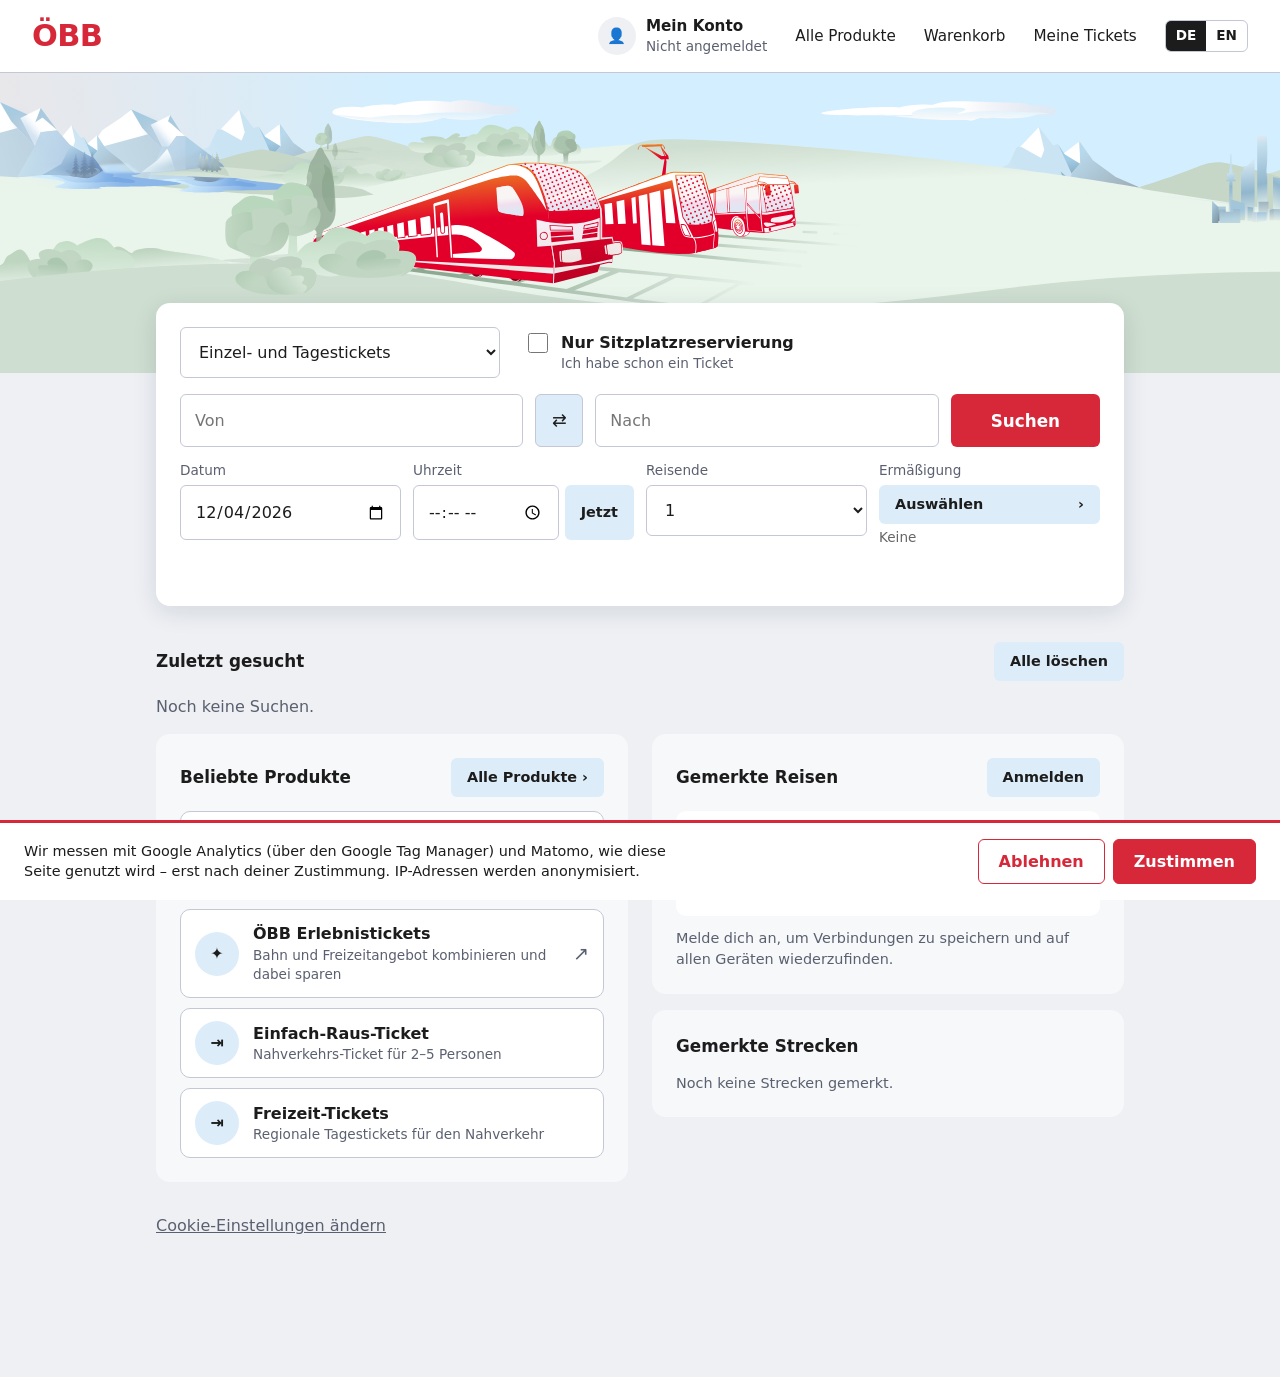
<file: index.html>
<!DOCTYPE html>
<html lang="de">
<head>
<meta http-equiv='cache-control' content='no-cache'> 
<meta http-equiv='expires' content='0'> 
<meta http-equiv='pragma' content='no-cache'>
<meta charset="UTF-8">
<meta name="viewport" content="width=device-width, initial-scale=1">
<title>Ticketshop Prototype</title>
<link rel="stylesheet" href="styles.css">
</head>
<body>

<header class="site-header">
  <a class="logo" href="index.html" aria-label="ÖBB Ticketshop">ÖBB</a>
  <nav aria-label="Hauptnavigation">
    <button type="button" class="account" id="login-btn">
      <span class="avatar" aria-hidden="true">👤</span>
      <span><strong data-i18n="account">Mein Konto</strong><small data-i18n="logged_out">Nicht angemeldet</small></span>
    </button>
    <a href="products.html" data-i18n="nav_products">Alle Produkte</a>
    <a href="cart.html" data-i18n="nav_cart">Warenkorb</a>
    <a href="tickets.html" data-i18n="nav_tickets">Meine Tickets</a>
    <div class="lang" role="group" aria-label="Sprache">
      <button type="button" data-lang="de" aria-pressed="true">DE</button>
      <button type="button" data-lang="en" aria-pressed="false">EN</button>
    </div>
  </nav>
</header>

<section class="hero">
  <img src="background_d5968060.svg" alt="" class="hero-img">
  <h1 class="sr-only" data-i18n="headline">Wohin soll es gehen?</h1>
</section>

<main>
  <form class="card search-form" id="search-form" novalidate>
    <div class="type-row">
      <div class="select-wrap">
        <label for="tt" class="sr-only" data-i18n="tt_label">Tickettyp</label>
        <select id="tt">
          <option value="single" data-i18n="tt_single">Einzel- und Tagestickets</option>
          <option value="season" data-i18n="tt_season">Zeitkarten</option>
        </select>
      </div>
      <label class="check">
        <input type="checkbox" id="res">
        <span><strong data-i18n="res">Nur Sitzplatzreservierung</strong><small data-i18n="res_hint">Ich habe schon ein Ticket</small></span>
      </label>
    </div>

    <div class="route-row">
      <div class="field">
        <label for="from" class="sr-only" data-i18n="from">Von</label>
        <input id="from" list="stations" autocomplete="off" data-i18n-ph="from" placeholder="Von">
      </div>
      <button type="button" class="swap" id="swap-btn" data-i18n-aria="swap" aria-label="Von und Nach tauschen">⇄</button>
      <div class="field">
        <label for="to" class="sr-only" data-i18n="to">Nach</label>
        <input id="to" list="stations" autocomplete="off" data-i18n-ph="to" placeholder="Nach">
      </div>
      <button type="submit" class="primary" data-i18n="search">Suchen</button>
    </div>

    <datalist id="stations">
      <option value="Wien Hbf"><option value="Graz Hbf"><option value="Salzburg Hbf">
      <option value="Innsbruck Hbf"><option value="Linz/Donau Hbf"><option value="Klagenfurt Hbf">
    </datalist>

    <div class="details-row">
      <div class="field"><label for="date" data-i18n="date">Datum</label><input id="date" type="date"></div>
      <div class="field"><label for="time" data-i18n="time">Uhrzeit</label>
        <div class="inline"><input id="time" type="time"><button type="button" class="soft" id="now-btn" data-i18n="now">Jetzt</button></div></div>
      <div class="field"><label for="pax" data-i18n="pax">Reisende</label>
        <select id="pax"><option>1</option><option>2</option><option>3</option><option>4</option><option>5</option><option>6</option></select></div>
      <div class="field">
        <label for="disc-btn" data-i18n="disc">Ermäßigung</label>
        <button type="button" class="soft" id="disc-btn" style="width:100%; text-align:left; justify-content:space-between; display:flex;">
          <span data-i18n="d_choose">Auswählen</span>
          <span aria-hidden="true">›</span>
        </button>
        <small id="disc-summary" style="display: block; margin-top: 4px; color: #666;" data-i18n="disc_none">Keine</small>
      </div>
    </div>
    <p id="result" role="status" aria-live="polite"></p>
  </form>

  <section class="panel">
    <div class="head"><h2 data-i18n="recent">Zuletzt gesucht</h2>
      <button type="button" class="soft" id="clear-recent" data-i18n="clear">Alle löschen</button></div>
    <div id="recent" class="chips"></div>
  </section>

  <div class="two-col">
    <section class="panel">
      <div class="head"><h2 data-i18n="popular">Beliebte Produkte</h2>
        <button type="button" class="soft" data-cta="all_products" data-href="products.html" data-i18n="all">Alle Produkte ›</button></div>
      <ul class="products">
        <li><button type="button" data-cta="vorteilscard" data-href="products.html"><span class="ico" aria-hidden="true">▬</span>
          <span><strong data-i18n="p1">Vorteilscard kaufen</strong><small data-i18n="p1d">Vorteilscard Classic, Jugend & Senior: ÖBB-Standardtickets um 50 % ermäßigt</small></span></button></li>
        <li><button type="button" data-cta="erlebnis" data-href="products.html"><span class="ico" aria-hidden="true">✦</span>
          <span><strong data-i18n="p2">ÖBB Erlebnistickets</strong><small data-i18n="p2d">Bahn und Freizeitangebot kombinieren und dabei sparen</small></span><span class="ext" aria-hidden="true">↗</span></button></li>
        <li><button type="button" data-cta="einfach_raus" data-href="products.html"><span class="ico" aria-hidden="true">⇥</span>
          <span><strong>Einfach-Raus-Ticket</strong><small data-i18n="p3d">Nahverkehrs-Ticket für 2–5 Personen</small></span></button></li>
        <li><button type="button" data-cta="freizeit" data-href="products.html"><span class="ico" aria-hidden="true">⇥</span>
          <span><strong data-i18n="p4">Freizeit-Tickets</strong><small data-i18n="p4d">Regionale Tagestickets für den Nahverkehr</small></span></button></li>
      </ul>
    </section>

    <div class="stack">
      <section class="panel">
        <div class="head"><h2 data-i18n="trips">Gemerkte Reisen</h2>
          <button type="button" class="soft" id="saved-login" data-i18n="login">Anmelden</button></div>
        <ol class="steps"><li data-i18n="s1">Gewünschte Verbindung suchen</li><li data-i18n="s2">Reisedetails öffnen</li><li data-i18n="s3">Auf das Herzsymbol bei „Merken“ klicken</li></ol>
        <p class="hint" data-i18n="saved_hint">Melde dich an, um Verbindungen zu speichern und auf allen Geräten wiederzufinden.</p>
      </section>
      <section class="panel">
        <div class="head"><h2 data-i18n="routes">Gemerkte Strecken</h2></div>
        <p class="hint" data-i18n="routes_empty">Noch keine Strecken gemerkt.</p>
      </section>
    </div>
  </div>

  <button type="button" class="link" id="reset-consent" data-i18n="cookie_settings">Cookie-Einstellungen ändern</button>
</main>

<div id="banner" class="cookie-banner" role="dialog" aria-label="Cookie-Einwilligung" aria-describedby="consent_text">
  <p id="consent_text" data-i18n="consent_text"></p>
  <div class="cookie-actions">
    <button type="button" id="decline" data-i18n="decline">Ablehnen</button>
    <button type="button" id="accept" data-i18n="accept">Zustimmen</button>
  </div>
</div>

<script src="common.js"></script>
<script src="index.js"></script>
</body>
</html>
</file>
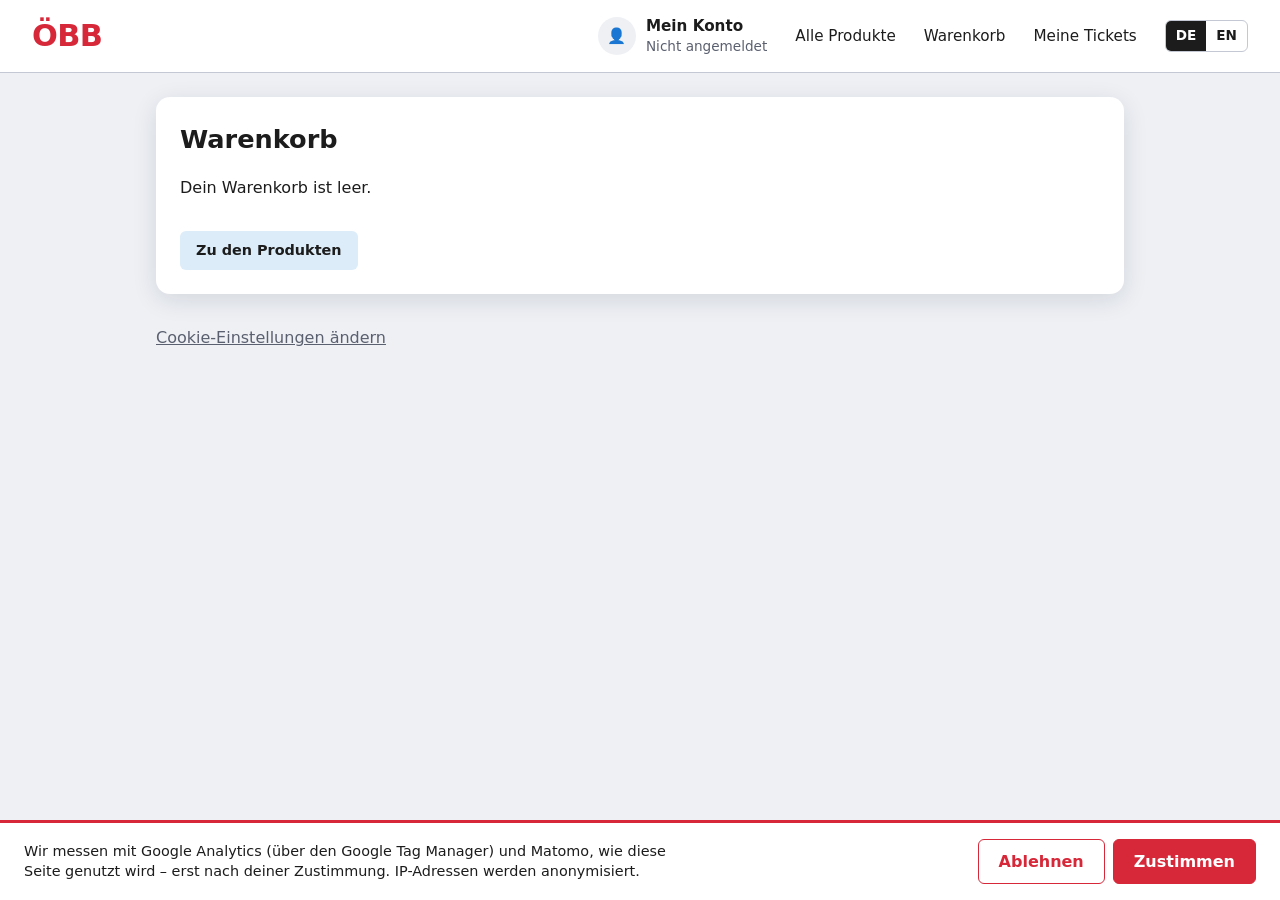
<file: cart.html>
<!DOCTYPE html>
<html lang="de">
<head>
<meta charset="UTF-8">
<meta name="viewport" content="width=device-width, initial-scale=1">
<title>Warenkorb Ticketshop Prototype</title>
<link rel="stylesheet" href="styles.css">
</head>
<body data-page="cart">

<header class="site-header">
  <a class="logo" href="index.html" aria-label="ÖBB Ticketshop">ÖBB</a>
  <nav aria-label="Hauptnavigation">
    <button type="button" class="account" id="login-btn">
      <span class="avatar" aria-hidden="true">👤</span>
      <span><strong data-i18n="account">Mein Konto</strong><small data-i18n="logged_out">Nicht angemeldet</small></span>
    </button>
    <a href="products.html" data-i18n="nav_products">Alle Produkte</a>
    <a href="cart.html" data-i18n="nav_cart">Warenkorb</a>
    <a href="tickets.html" data-i18n="nav_tickets">Meine Tickets</a>
    <div class="lang" role="group" aria-label="Sprache">
      <button type="button" data-lang="de" aria-pressed="true">DE</button>
      <button type="button" data-lang="en" aria-pressed="false">EN</button>
    </div>
  </nav>
</header>

<main class="subpage">
  <section class="card">
    <h1 data-i18n="cart_h">Warenkorb</h1>
    <p id="cart-empty" data-i18n="cart_empty" hidden>Dein Warenkorb ist leer.</p>
    <ul class="products" id="cart-list"></ul>
    <div id="cart-summary" hidden>
      <div class="total"><span data-i18n="total">Gesamt</span><span id="cart-total"></span></div>
      <button type="button" class="primary" id="checkout-btn" data-i18n="checkout">Zur Kasse</button>
    </div>
    <div id="confirm" class="notice" hidden>
      <strong data-i18n="confirm_h">Bestellung prüfen</strong>
      <p data-i18n="confirm_text">Prototype: Es erfolgt keine echte Zahlung.</p>
      <button type="button" class="primary" id="confirm-btn" data-i18n="confirm">Kauf bestätigen</button>
    </div>
    <div class="actions">
      <a class="soft" href="products.html" data-i18n="to_products">Zu den Produkten</a>
    </div>
  </section>
  <button type="button" class="link" id="reset-consent" data-i18n="cookie_settings">Cookie-Einstellungen ändern</button>
</main>

<div id="banner" class="cookie-banner" role="dialog" aria-label="Cookie-Einwilligung" aria-describedby="consent_text">
  <p id="consent_text" data-i18n="consent_text"></p>
  <div class="cookie-actions">
    <button type="button" id="decline" data-i18n="decline">Ablehnen</button>
    <button type="button" id="accept" data-i18n="accept">Zustimmen</button>
  </div>
</div>

<script src="common.js"></script>
<script src="pages.js"></script>
</body>
</html>
</file>
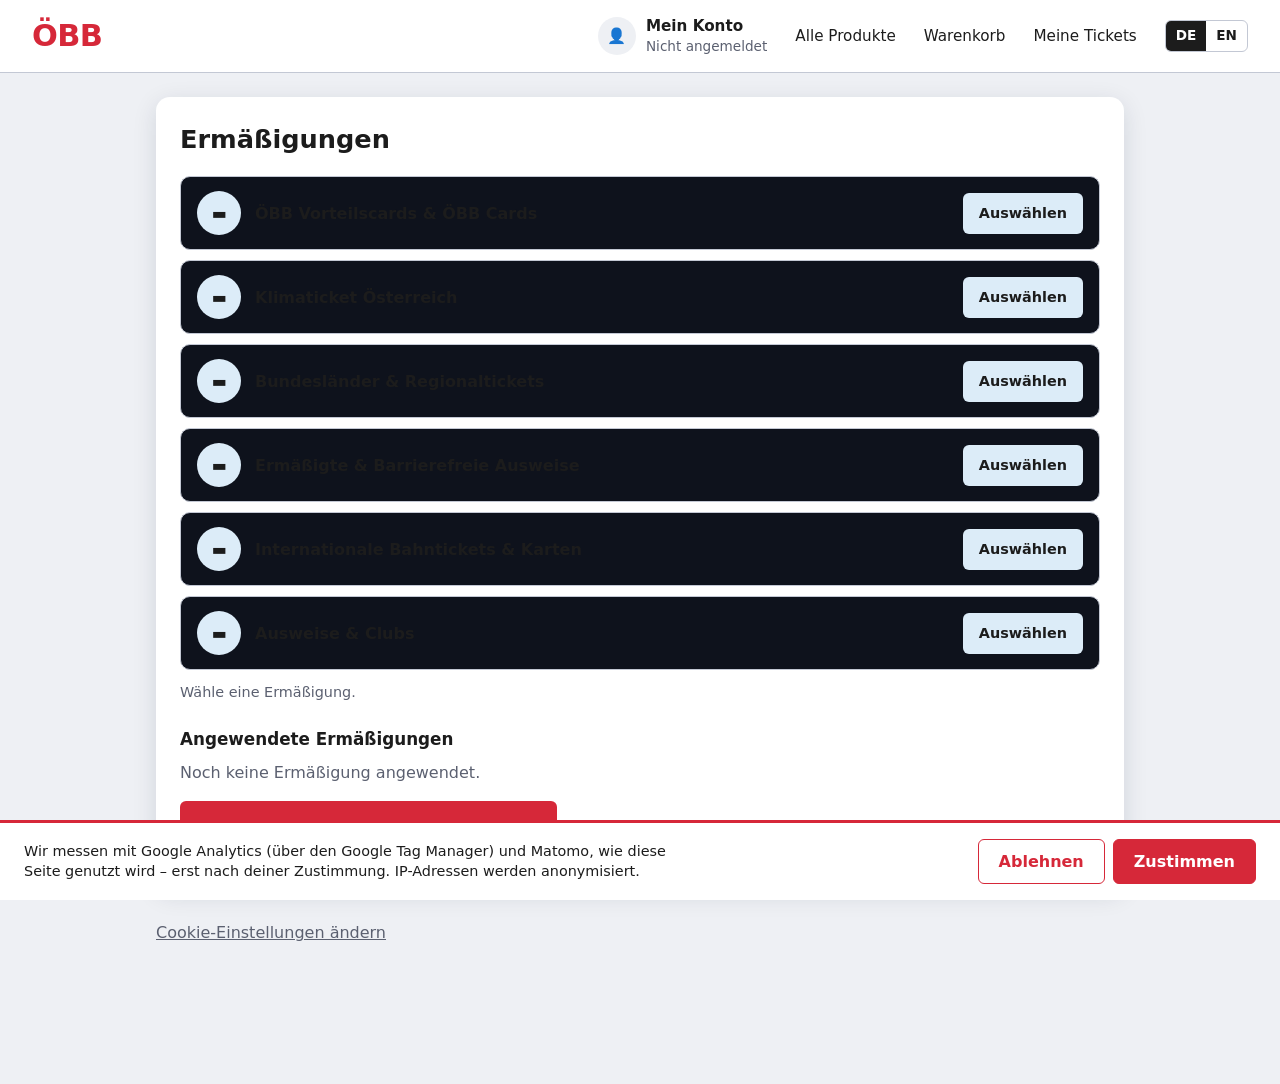
<file: discounts.html>
<!DOCTYPE html>
<html lang="de">
<head>
    <meta charset="UTF-8">
    <meta name="viewport" content="width=device-width, initial-scale=1">
    <title>Discounts selection – Ticketshop Prototype</title>
    <link rel="stylesheet" href="styles.css">
</head>
<body data-page="products">

<header class="site-header">
    <a class="logo" href="index.html" aria-label="ÖBB Ticketshop">ÖBB</a>
    <nav aria-label="Hauptnavigation">
        <button type="button" class="account" id="login-btn">
            <span class="avatar" aria-hidden="true">👤</span>
            <span><strong data-i18n="account">Mein Konto</strong><small data-i18n="logged_out">Nicht angemeldet</small></span>
        </button>
        <a href="products.html" data-i18n="nav_products">Alle Produkte</a>
        <a href="cart.html" data-i18n="nav_cart">Warenkorb</a>
        <a href="tickets.html" data-i18n="nav_tickets">Meine Tickets</a>
        <div class="lang" role="group" aria-label="Sprache">
            <button type="button" data-lang="de" aria-pressed="true">DE</button>
            <button type="button" data-lang="en" aria-pressed="false">EN</button>
        </div>
    </nav>
</header>

<main class="subpage">
    <section class="card">





        <h1 data-i18n="products_h">Ermäßigungen</h1>
        <ul class="products" id="product-list"></ul>
        <p id="msg" class="hint" role="status" aria-live="polite"></p>
        <h2 id="applied-h" style="margin-top: 24px; margin-bottom: 10px;">Angewendete Ermäßigungen</h2>
        <ul class="products" id="applied-list"></ul>
        <div class="actions">
            <button type="button" class="primary" onclick="sessionStorage.setItem('from_discounts', 'true'); location.href='index.html'" data-i18n="d_apply_back" style="padding-top: 20px; padding-bottom: 20px;">Auswahl übernehmen & Zurück</button>        </div>





    </section>
    <button type="button" class="link" id="reset-consent" data-i18n="cookie_settings">Cookie-Einstellungen ändern</button>
</main>

<div id="banner" class="cookie-banner" role="dialog" aria-label="Cookie-Einwilligung" aria-describedby="consent_text">
    <p id="consent_text" data-i18n="consent_text"></p>
    <div class="cookie-actions">
        <button type="button" id="decline" data-i18n="decline">Ablehnen</button>
        <button type="button" id="accept" data-i18n="accept">Zustimmen</button>
    </div>
</div>

<script src="common.js"></script>
<script src="discounts.js"></script>
</body>
</html>
</file>
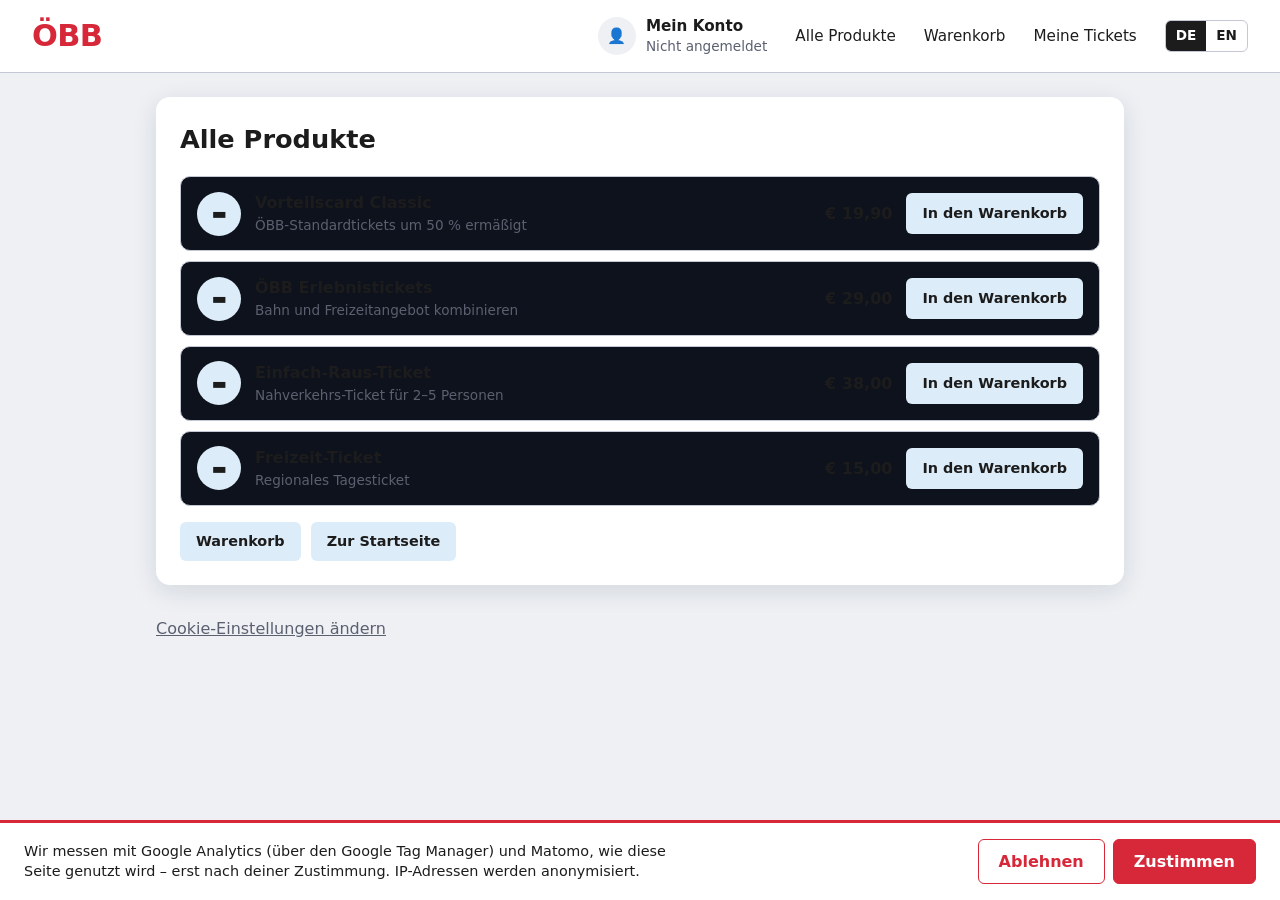
<file: products.html>
<!DOCTYPE html>
<html lang="de">
<head>
<meta charset="UTF-8">
<meta name="viewport" content="width=device-width, initial-scale=1">
<title>Alle Produkte – Ticketshop Prototype</title>
<link rel="stylesheet" href="styles.css">
</head>
<body data-page="products">

<header class="site-header">
  <a class="logo" href="index.html" aria-label="ÖBB Ticketshop">ÖBB</a>
  <nav aria-label="Hauptnavigation">
    <button type="button" class="account" id="login-btn">
      <span class="avatar" aria-hidden="true">👤</span>
      <span><strong data-i18n="account">Mein Konto</strong><small data-i18n="logged_out">Nicht angemeldet</small></span>
    </button>
    <a href="products.html" data-i18n="nav_products">Alle Produkte</a>
    <a href="cart.html" data-i18n="nav_cart">Warenkorb</a>
    <a href="tickets.html" data-i18n="nav_tickets">Meine Tickets</a>
    <div class="lang" role="group" aria-label="Sprache">
      <button type="button" data-lang="de" aria-pressed="true">DE</button>
      <button type="button" data-lang="en" aria-pressed="false">EN</button>
    </div>
  </nav>
</header>

<main class="subpage">
  <section class="card">
    <h1 data-i18n="products_h">Alle Produkte</h1>
    <ul class="products" id="product-list"></ul>
    <p id="msg" class="hint" role="status" aria-live="polite"></p>
    <div class="actions">
      <a class="soft" href="cart.html" data-i18n="nav_cart">Warenkorb</a>
      <a class="soft" href="index.html" data-i18n="home">Zur Startseite</a>
    </div>
  </section>
  <button type="button" class="link" id="reset-consent" data-i18n="cookie_settings">Cookie-Einstellungen ändern</button>
</main>

<div id="banner" class="cookie-banner" role="dialog" aria-label="Cookie-Einwilligung" aria-describedby="consent_text">
  <p id="consent_text" data-i18n="consent_text"></p>
  <div class="cookie-actions">
    <button type="button" id="decline" data-i18n="decline">Ablehnen</button>
    <button type="button" id="accept" data-i18n="accept">Zustimmen</button>
  </div>
</div>

<script src="common.js"></script>
<script src="pages.js"></script>
</body>
</html>
</file>
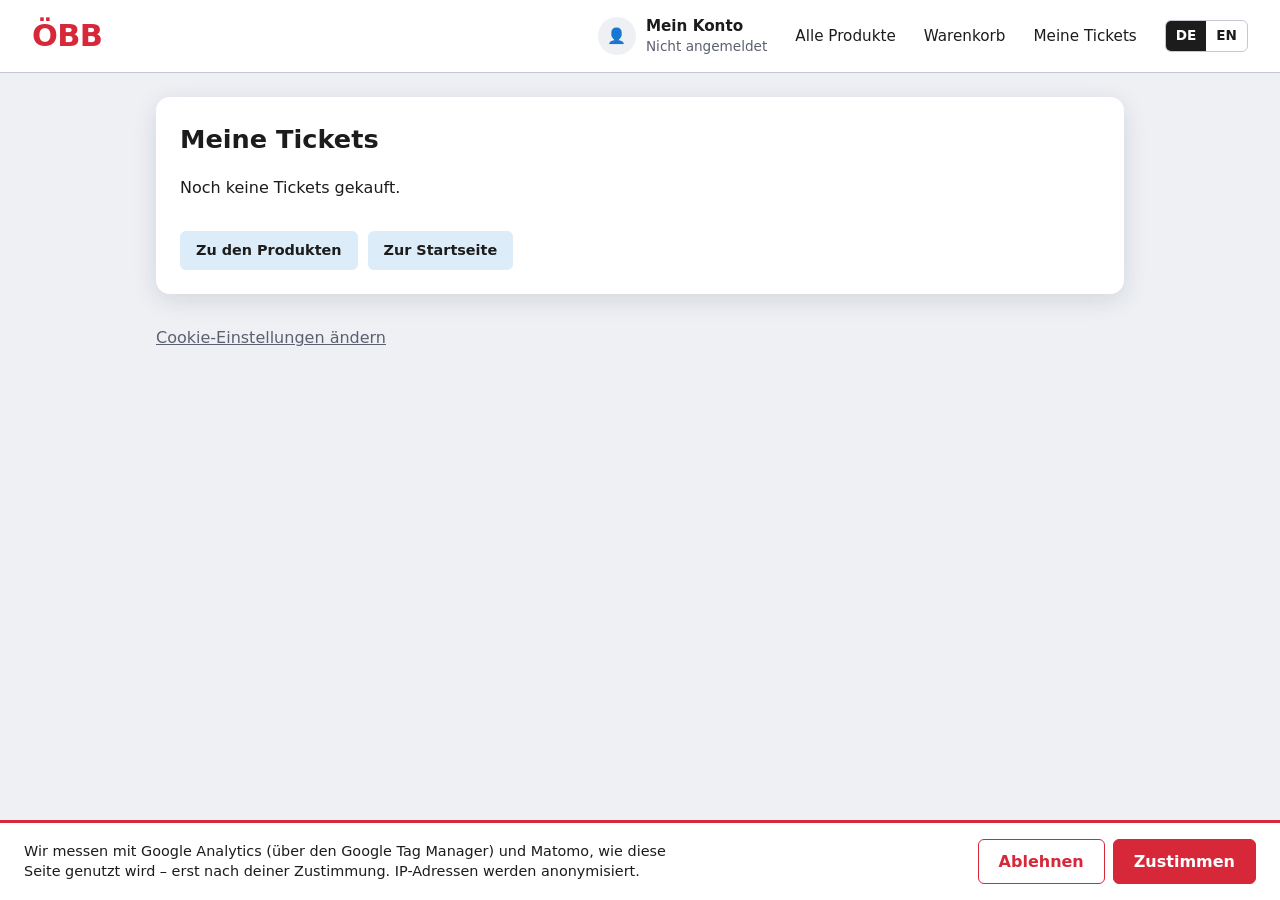
<file: tickets.html>
<!DOCTYPE html>
<html lang="de">
<head>
<meta charset="UTF-8">
<meta name="viewport" content="width=device-width, initial-scale=1">
<title>Meine Tickets Ticketshop Prototype</title>
<link rel="stylesheet" href="styles.css">
</head>
<body data-page="tickets">

<header class="site-header">
  <a class="logo" href="index.html" aria-label="ÖBB Ticketshop">ÖBB</a>
  <nav aria-label="Hauptnavigation">
    <button type="button" class="account" id="login-btn">
      <span class="avatar" aria-hidden="true">👤</span>
      <span><strong data-i18n="account">Mein Konto</strong><small data-i18n="logged_out">Nicht angemeldet</small></span>
    </button>
    <a href="products.html" data-i18n="nav_products">Alle Produkte</a>
    <a href="cart.html" data-i18n="nav_cart">Warenkorb</a>
    <a href="tickets.html" data-i18n="nav_tickets">Meine Tickets</a>
    <div class="lang" role="group" aria-label="Sprache">
      <button type="button" data-lang="de" aria-pressed="true">DE</button>
      <button type="button" data-lang="en" aria-pressed="false">EN</button>
    </div>
  </nav>
</header>

<main class="subpage">
  <section class="card">
    <h1 data-i18n="tickets_h">Meine Tickets</h1>
    <p id="tickets-empty" data-i18n="tickets_empty" hidden>Noch keine Tickets gekauft.</p>
    <ul class="products" id="ticket-list"></ul>
    <div class="actions">
      <a class="soft" href="products.html" data-i18n="to_products">Zu den Produkten</a>
      <a class="soft" href="index.html" data-i18n="home">Zur Startseite</a>
    </div>
  </section>
  <button type="button" class="link" id="reset-consent" data-i18n="cookie_settings">Cookie-Einstellungen ändern</button>
</main>

<div id="banner" class="cookie-banner" role="dialog" aria-label="Cookie-Einwilligung" aria-describedby="consent_text">
  <p id="consent_text" data-i18n="consent_text"></p>
  <div class="cookie-actions">
    <button type="button" id="decline" data-i18n="decline">Ablehnen</button>
    <button type="button" id="accept" data-i18n="accept">Zustimmen</button>
  </div>
</div>

<script src="common.js"></script>
<script src="pages.js"></script>
</body>
</html>
</file>
<file: styles.css>
:root{
  --red:#d62839; --red-dark:#b81f2f; --ink:#1c1c1c; --muted:#5b6070;
  --bg:#eef0f4; --card:#fff; --line:#c3c8d4; --tint:#dcecf8; --focus:#000;
}
@media (prefers-color-scheme:dark){
  :root{--ink: #ffffff;--muted:#b4bccc;--bg:#141a26;--card:#1d2433;--line:#4a5470;--tint:#26314a;--red:#ff5a73;--red-dark:#ff7d90;--focus:#fff}
}
*{box-sizing:border-box}
img{max-width:100%}
[hidden]{display:none!important}
.route-row>*,.details-row>*,.two-col>*,.type-row>*{min-width:0}
body{margin:0;font-family:Inter,system-ui,-apple-system,"Segoe UI",Roboto,sans-serif;background:var(--bg);
  color:var(--ink);
  line-height:1.45}
button,input,select{font:inherit;color:inherit}
button{cursor:pointer}
:focus-visible{outline:2px solid var(--focus);outline-offset:2px}
.sr-only{position:absolute;width:1px;height:1px;overflow:hidden;clip:rect(0 0 0 0);white-space:nowrap}
small{display:block;color:var(--muted);font-size:.85rem}

/* Header */
.site-header{background:var(--card);display:flex;align-items:center;justify-content:space-between;padding:14px clamp(16px,4vw,32px);border-bottom:1px solid var(--line)}
.logo{font-weight:800;font-size:1.9rem;color:var(--red);text-decoration:none;letter-spacing:-.02em}
.site-header nav{display:flex;align-items:center;gap:28px;font-size:.95rem;font-weight:500}
.site-header nav>a{color:var(--ink);text-decoration:none}
.site-header nav>a:hover{text-decoration:underline}
.account{display:flex;align-items:center;gap:10px;background:none;border:0;text-align:left;padding:0}
.account small{margin:0}
.avatar{display:grid;place-items:center;width:38px;height:38px;border-radius:50%;background:var(--bg)}
.lang{display:flex;border:1px solid var(--line);border-radius:6px;overflow:hidden}
.lang button{border:0;background:transparent;padding:5px 10px;font-weight:600;font-size:.85rem}
.lang button[aria-pressed="true"]{background:var(--ink);color:var(--card)}

/* Hero (Bild ist die Illustration) */
.hero{height:clamp(170px,26vw,300px);background:linear-gradient(#d3e6f6,#e2ece4);overflow:hidden}
.hero-img{display:block;width:100%;height:100%;object-fit:cover;object-position:center bottom}

/* Layout */
main{max-width:1000px;margin:calc(-1*clamp(36px,7vw,70px)) auto 0;padding:0 clamp(12px,3vw,16px) 140px;position:relative}
main.subpage{margin-top:24px}
.card,.panel{background:var(--card);border-radius:14px;padding:clamp(16px,3vw,24px)}
.card{box-shadow:0 6px 24px rgba(20,30,60,.12);margin-bottom:16px}
.panel{background:transparent;padding:20px 0 8px}
.two-col{display:grid;grid-template-columns:1fr 1fr;gap:24px;margin-top:8px}
.two-col>.panel,.stack>.panel{background:color-mix(in srgb,var(--card) 55%,var(--bg));border-radius:14px;padding:clamp(16px,3vw,24px);margin-bottom:16px}
.stack{display:flex;flex-direction:column}
.head{display:flex;justify-content:space-between;align-items:center;gap:12px;margin-bottom:14px}
h1{margin:0 0 18px;font-size:1.6rem}
h2{margin:0;font-size:1.05rem}
.panel:not(.two-col>.panel):not(.stack>.panel){background:transparent}

/* Formular */
.type-row{display:flex;align-items:center;gap:24px;flex-wrap:wrap;margin-bottom:16px}
select,input[type=text],input:not([type=checkbox]){width:100%;padding:14px;background:var(--card);border:1px solid var(--line);border-radius:6px}
.select-wrap{flex:1 1 220px;max-width:320px;min-width:0}
.check{display:flex;gap:10px;align-items:flex-start;cursor:pointer}
.check input{width:20px;height:20px;margin-top:2px;accent-color:var(--red)}
.route-row{display:grid;grid-template-columns:1fr auto 1fr auto;gap:12px;align-items:stretch}
.swap{width:48px;border:1px solid var(--line);background:var(--tint);border-radius:6px;font-size:1.1rem}
.primary{padding:0 40px;border:0;border-radius:6px;background:var(--red);color:#fff;font-weight:700;font-size:1.05rem}
.primary:hover{background:var(--red-dark)}
.details-row{display:grid;grid-template-columns:repeat(auto-fit,minmax(150px,1fr));gap:12px;margin-top:14px}
.details-row label{display:block;font-size:.85rem;color:var(--muted);margin-bottom:4px}
.inline{display:flex;gap:6px}
#result{margin:12px 0 0;min-height:1.4em;color:var(--muted)}
.soft{border:0;background:var(--tint);padding:9px 16px;border-radius:6px;font-weight:600;font-size:.9rem;white-space:nowrap}
.soft:hover{filter:brightness(.95)}
a.soft{display:inline-block;text-decoration:none;color:inherit}

/* Zuletzt gesucht */
.chips{display:flex;gap:12px;flex-wrap:wrap}
.chip{display:flex;align-items:stretch;background:var(--card);border-radius:10px;box-shadow:0 2px 8px rgba(20,30,60,.1);overflow:hidden}
.chip button{border:0;background:transparent;padding:14px 16px;text-align:left}
.chip button:hover{background:var(--tint)}
.chip .del{color:var(--muted);border-left:1px solid var(--line)}
.chip small{margin:0}
.empty{margin:0;color:var(--muted)}

/* Produkte */
.products{list-style:none;margin:0;padding:0;display:flex;flex-direction:column;gap:10px}
.products button{width:100%;display:flex;align-items:center;gap:14px;text-align:left;background:var(--card);border:1px solid var(--line);border-radius:10px;padding:12px 14px}
.products button:hover{border-color:var(--red)}
.products small{margin:0}
.ico{flex:none;display:grid;place-items:center;width:44px;height:44px;border-radius:50%;background:var(--tint);font-weight:700}
.ext{margin-left:auto;color:var(--muted);font-size:1.2rem}
.steps{margin:0 0 12px;padding-left:22px;background:var(--card);border-radius:10px;padding:18px 18px 18px 40px}
.hint{margin:0;color:var(--muted);font-size:.9rem}
.link{background:none;border:0;color:var(--muted);text-decoration:underline;padding:0;margin-top:16px}

/* Unterseiten (Produkte, Warenkorb, Meine Tickets) */
.products .prow{display:flex;align-items:center;gap:14px;
  background: #0e121c;
  border:1px solid var(--line);border-radius:10px;padding:14px 16px}


.prow .grow{flex:1 1 auto;min-width:0}
.prow .grow small{margin-top:2px}
.prow .price{font-weight:700;white-space:nowrap;margin-left:auto}
.products .prow button{width:auto;flex:none;display:inline-block;border:0;background:var(--tint);padding:10px 16px;border-radius:6px;font-weight:600;white-space:nowrap}
.products .prow button:hover{filter:brightness(.95)}
.card .hint{margin-top:12px}
.total{display:flex;justify-content:space-between;font-weight:700;margin:16px 0}
.actions{display:flex;gap:10px;flex-wrap:wrap;margin-top:16px}
.notice{background:var(--tint);padding:14px;border-radius:10px;margin-top:12px}
.notice p{margin:6px 0 12px}
#cart-summary .primary,.notice .primary{padding:14px 32px}

/* Cookie-Banner */
.cookie-banner{position:fixed;inset:auto 0 0 0;background:var(--card);border-top:3px solid var(--red);padding:16px 24px;display:none;gap:16px;align-items:center;justify-content:space-between;flex-wrap:wrap;z-index:10}
.cookie-banner p{margin:0;max-width:680px;font-size:.9rem}
.cookie-actions{display:flex;gap:8px}
.cookie-actions button{padding:10px 20px;border:1px solid var(--red);border-radius:6px;font-weight:600}
#accept{background:var(--red);color:#fff}
#decline{background:transparent;color:var(--red)}

/* Ladebalken */
#loading-progress-bar{position:fixed;top:0;left:0;height:3px;background:var(--red);z-index:20;animation:prog 2.5s linear forwards}
@keyframes prog{from{width:0}to{width:100%}}
@media (prefers-reduced-motion:reduce){#loading-progress-bar{animation-duration:.01s}}

/* ---------- Responsive ---------- */

@media (max-width:1000px){
  .site-header nav{gap:18px}
}

@media (max-width:900px){
  .site-header nav>a{display:none}
  .two-col{gap:16px}
}
@media (max-width:760px){
  .two-col{grid-template-columns:1fr}
  .route-row{grid-template-columns:1fr}
  .swap{width:100%;height:44px}
  .primary{padding:14px}
  .type-row{flex-direction:column;align-items:stretch;gap:14px}
  .select-wrap{max-width:none;flex:none}
  .head{flex-wrap:wrap}
  .cookie-banner{padding:14px 16px calc(14px + env(safe-area-inset-bottom))}
  .cookie-actions{width:100%}
  .cookie-actions button{flex:1}
}
@media (max-width:600px){
  .products .prow{flex-wrap:wrap}
  .prow .grow{flex:1 1 calc(100% - 60px)}
  .prow .price{margin-left:58px}
  .products .prow button{margin-left:auto}
}
@media (max-width:480px){
  .account>span:last-child{display:none}
  .details-row{grid-template-columns:1fr 1fr}
  .details-row .field:nth-child(2){grid-column:1/-1}
  .chip{width:100%}
  .chip>button:first-child{flex:1}
  .products button{padding:10px 12px;gap:10px}
  .ico{width:38px;height:38px}
  .steps{padding:14px 14px 14px 34px}
  input,select{padding:12px}
}

@media (max-width:340px){
  .details-row{grid-template-columns:1fr}
  .logo{font-size:1.6rem}
}

@media (pointer:coarse){
  button,select,input{min-height:44px}
  .lang button{min-height:36px}
  .check input{min-height:20px}
}
</file>
